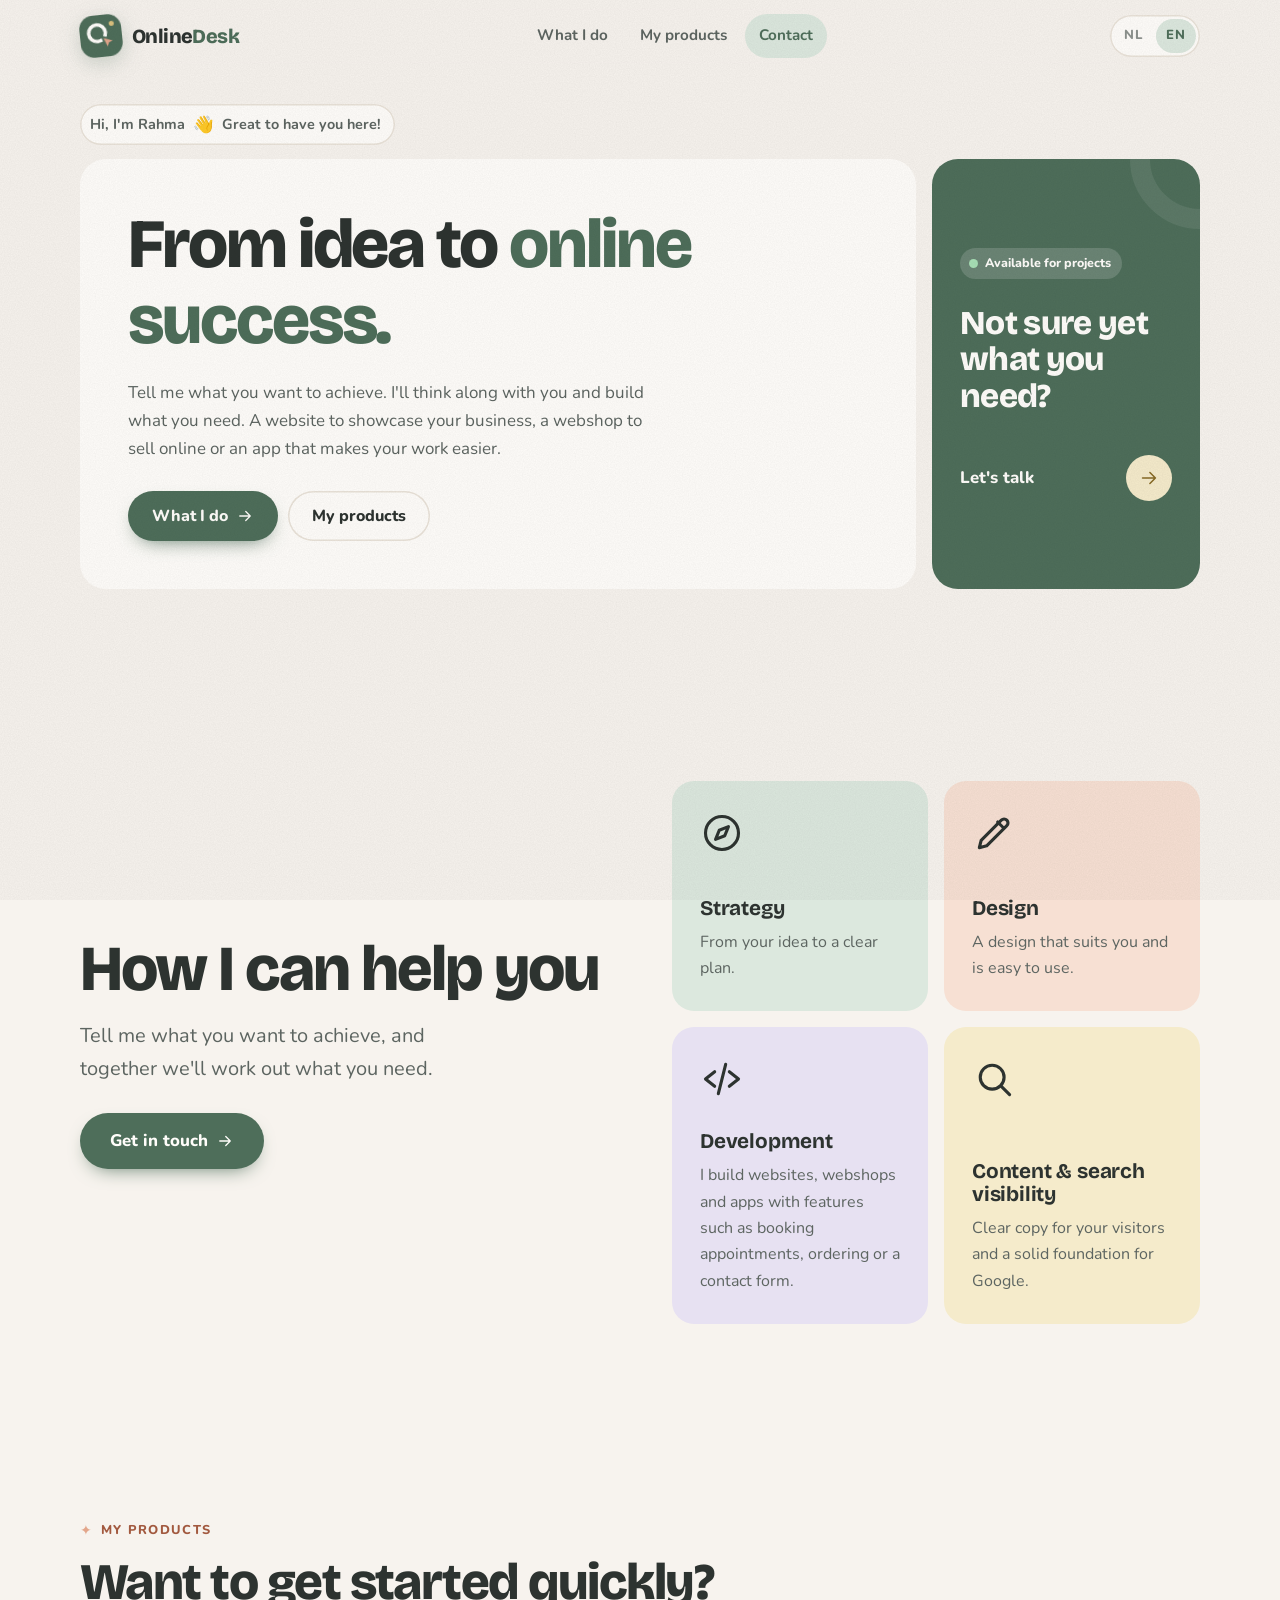
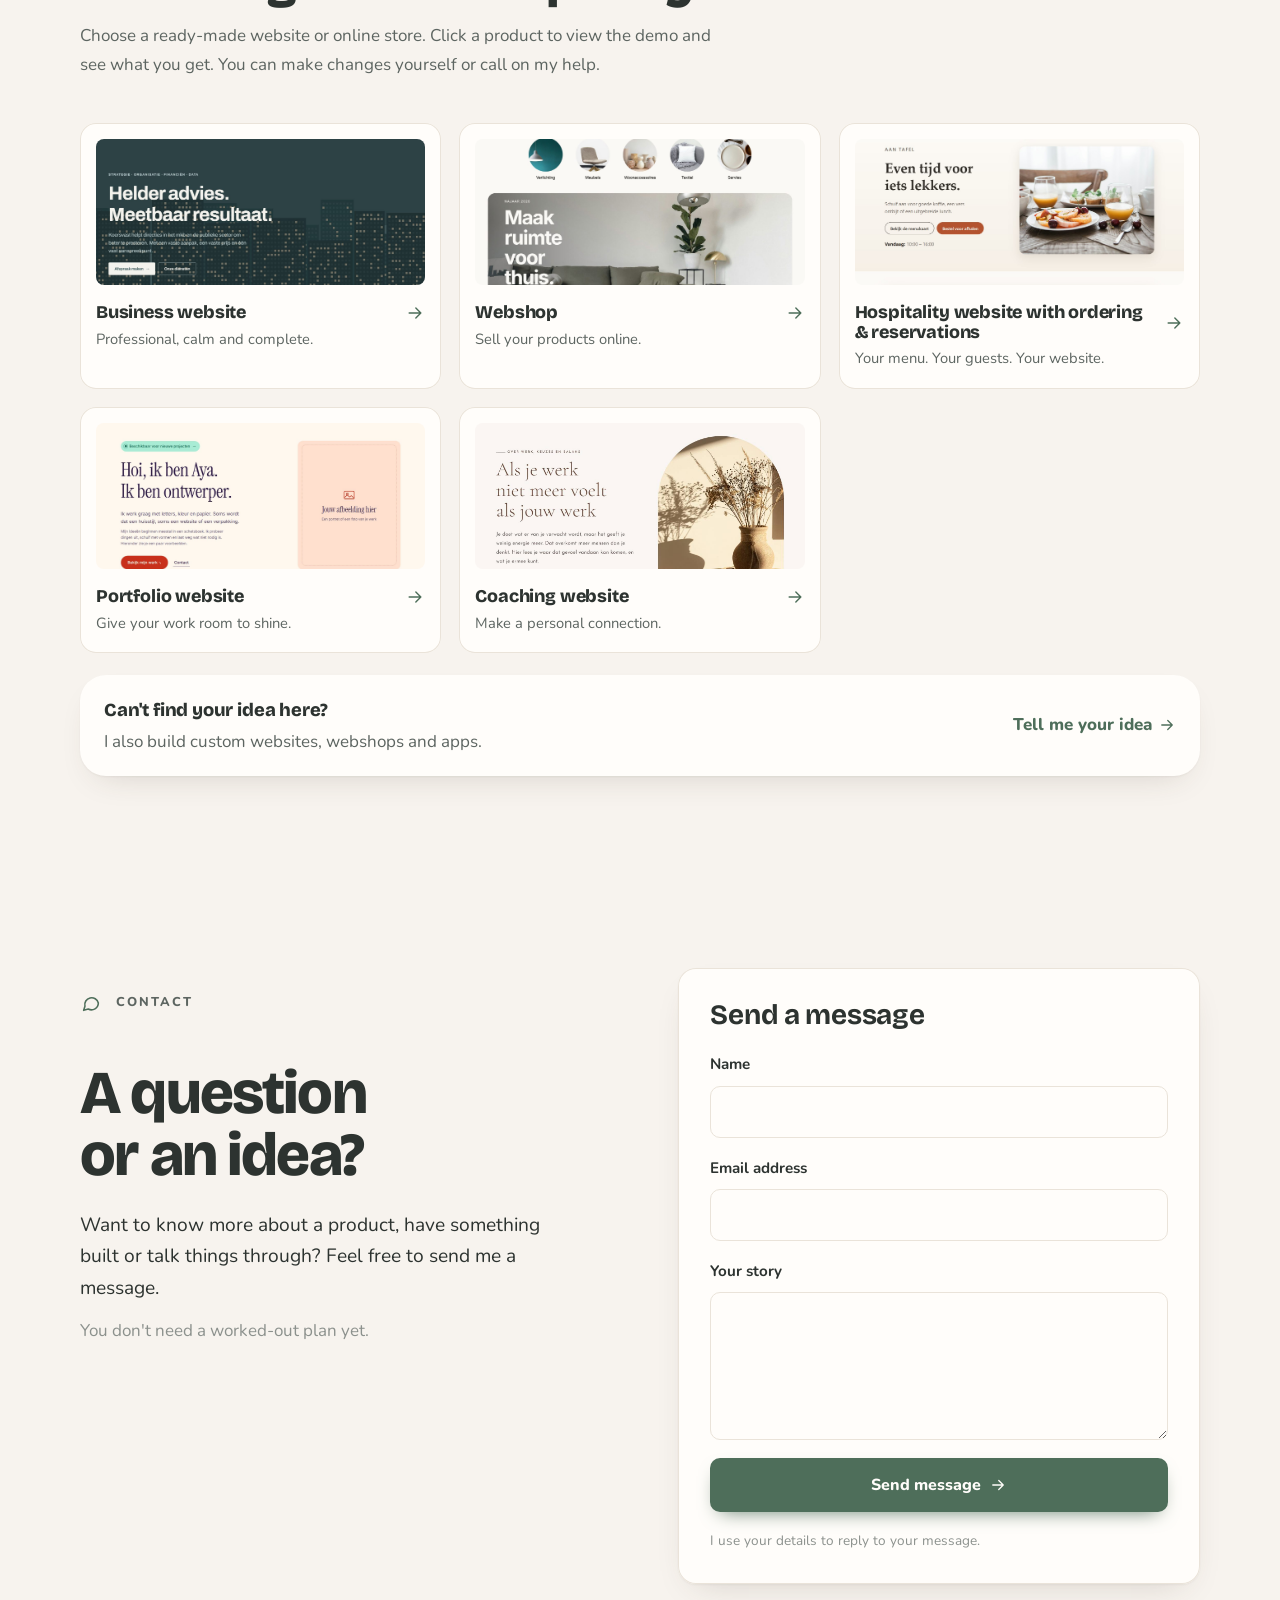
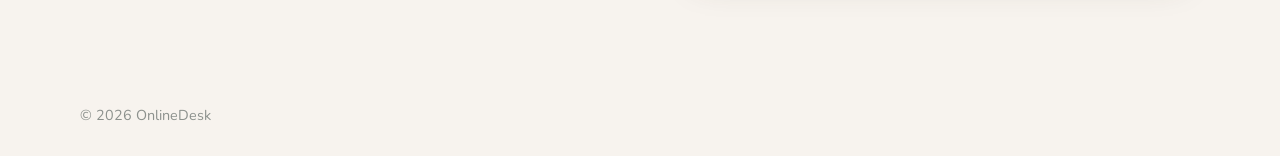
<file: index.html>
<!doctype html>
<html lang="nl">
<head>
  <meta charset="utf-8">
  <meta name="viewport" content="width=device-width, initial-scale=1, viewport-fit=cover">
  <title>OnlineDesk · Websites, webshops en apps</title>
  <meta name="description" content="Kant-en-klare websites en webshops, en websites, webshops en apps op maat. Van idee tot online succes: persoonlijk, met duidelijke prijzen en afspraken.">
  <!-- Openbare verkoopwebsite: mag in zoekmachines. -->
  <meta name="robots" content="index, follow">
  <!-- De site heeft een eigen NL/EN-knop; de vertaalbalk van de browser is dan niet nodig. -->
  <meta name="google" content="notranslate">
  <meta name="theme-color" content="#F7F3EE">
  <meta property="og:type" content="website">
  <meta property="og:title" content="OnlineDesk · Websites, webshops en apps">
  <meta property="og:description" content="Kant-en-klare websites en webshops, en websites, webshops en apps op maat. Van idee tot online succes.">
  <link rel="icon" href="data:image/svg+xml,%3Csvg xmlns='http://www.w3.org/2000/svg' viewBox='0 0 40 40'%3E%3Crect width='40' height='40' rx='13' fill='%234E6E5A'/%3E%3Ccircle cx='16.5' cy='17' r='8' fill='none' stroke='%23FFFDFA' stroke-width='3.4'/%3E%3Ccircle cx='31' cy='9' r='2.4' fill='%23DCC27E'/%3E%3Cpath d='M20.5 20.5 L33 25.4 L27.6 27.6 L25.4 33 Z' fill='%23E3A68B' stroke='%234E6E5A' stroke-width='1.8' stroke-linejoin='round'/%3E%3C/svg%3E">
  <link rel="preconnect" href="https://fonts.googleapis.com">
  <link rel="preconnect" href="https://fonts.gstatic.com" crossorigin>
  <link href="https://fonts.googleapis.com/css2?family=Bricolage+Grotesque:opsz,wght@12..96,500;12..96,700;12..96,800&family=Nunito:wght@400;600;700;800&display=swap" rel="stylesheet">
  <link rel="stylesheet" href="assets/css/style.css?v=20261108-pakket-kort">
</head>
<body>
  <!-- De pagina wordt opgebouwd uit assets/js/content.js (openbaar, niet versleuteld). -->
  <div id="app">
    <noscript>
      <main class="container section">
        <h1>OnlineDesk · Van idee tot online succes.</h1>
        <p>Websites, webshops en apps — kant-en-klaar of op maat. Zet JavaScript aan om het volledige aanbod te bekijken.</p>
      </main>
    </noscript>
  </div>

  <script src="assets/js/content.js?v=20261108-pakket-kort"></script>
  <script src="assets/js/site.js?v=20261108-pakket-kort"></script>
</body>
</html>
</file>
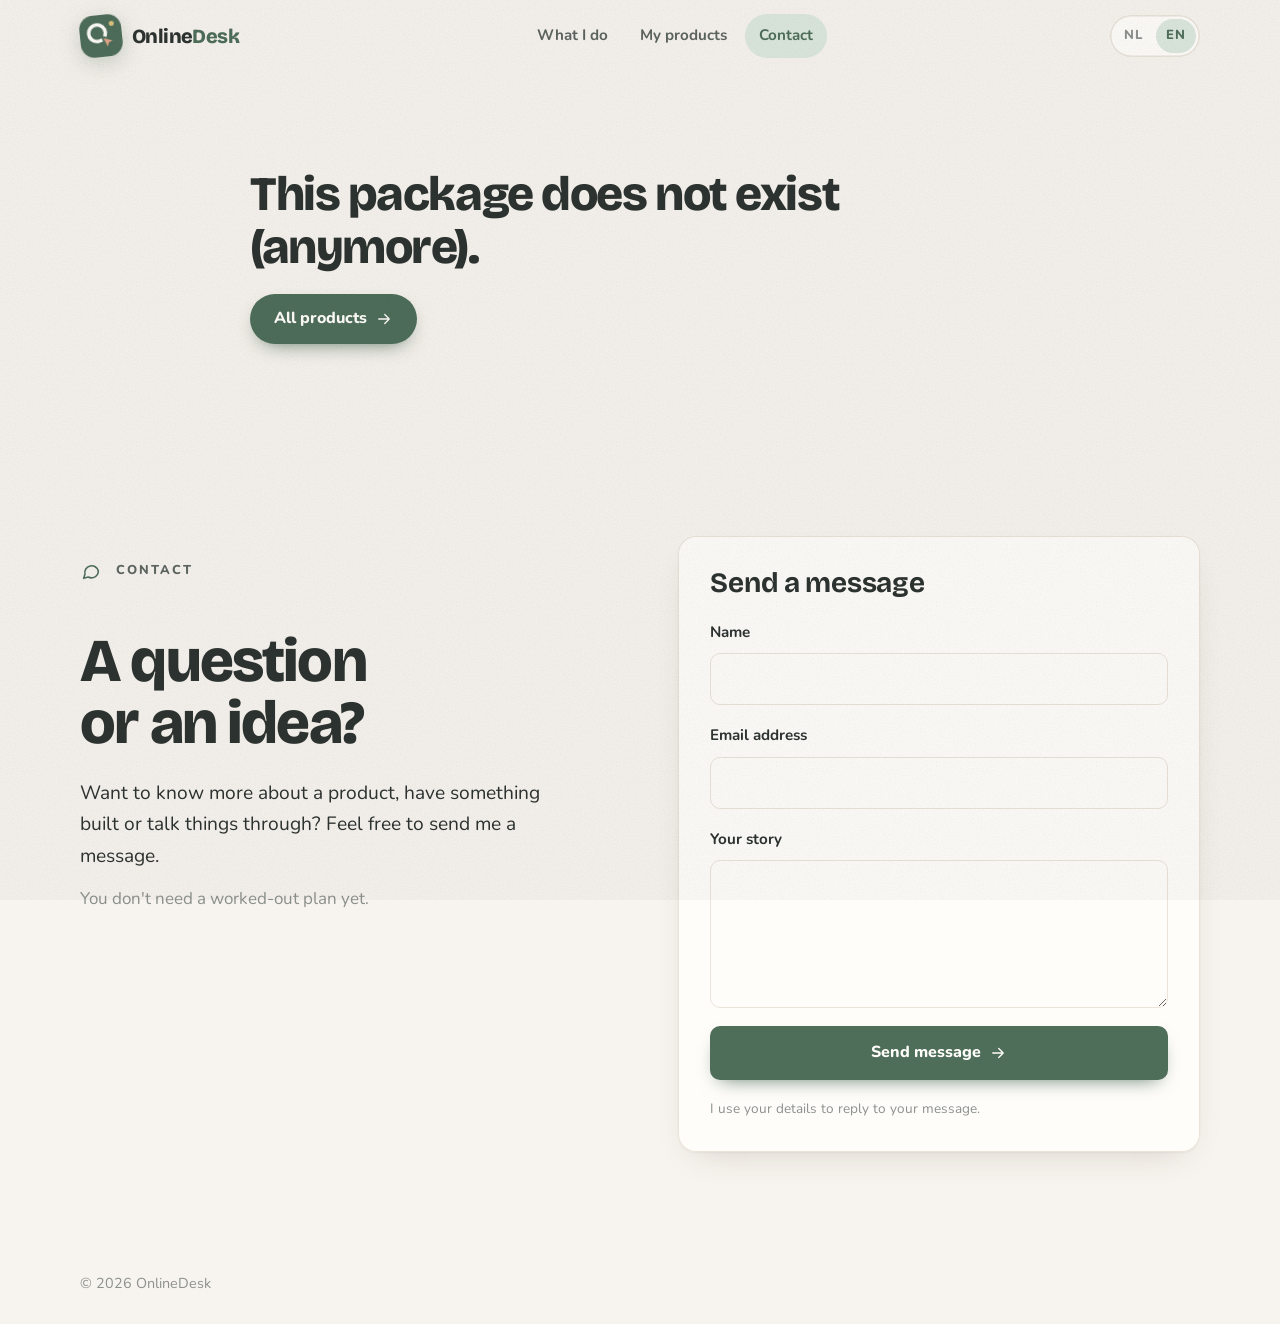
<file: pakket.html>
<!doctype html>
<html lang="nl">
<head>
  <meta charset="utf-8">
  <meta name="viewport" content="width=device-width, initial-scale=1, viewport-fit=cover">
  <!-- Detailpagina van één pakket: pakket.html?id=webshop enz. Titel en beschrijving worden per pakket ingevuld. -->
  <title>Pakket · OnlineDesk</title>
  <meta name="description" content="Details van een pakket van OnlineDesk: wat erin zit, wat het kost en wat je ontvangt.">
  <meta name="robots" content="index, follow">
  <meta name="google" content="notranslate">
  <meta name="theme-color" content="#F7F3EE">
  <link rel="icon" href="data:image/svg+xml,%3Csvg xmlns='http://www.w3.org/2000/svg' viewBox='0 0 40 40'%3E%3Crect width='40' height='40' rx='13' fill='%234E6E5A'/%3E%3Ccircle cx='16.5' cy='17' r='8' fill='none' stroke='%23FFFDFA' stroke-width='3.4'/%3E%3Ccircle cx='31' cy='9' r='2.4' fill='%23DCC27E'/%3E%3Cpath d='M20.5 20.5 L33 25.4 L27.6 27.6 L25.4 33 Z' fill='%23E3A68B' stroke='%234E6E5A' stroke-width='1.8' stroke-linejoin='round'/%3E%3C/svg%3E">
  <link rel="preconnect" href="https://fonts.googleapis.com">
  <link rel="preconnect" href="https://fonts.gstatic.com" crossorigin>
  <link href="https://fonts.googleapis.com/css2?family=Bricolage+Grotesque:opsz,wght@12..96,500;12..96,700;12..96,800&family=Nunito:wght@400;600;700;800&display=swap" rel="stylesheet">
  <link rel="stylesheet" href="assets/css/style.css?v=20261108-pakket-kort">
</head>
<body data-page="pakket">
  <div id="app">
    <noscript>
      <main class="container section">
        <h1>OnlineDesk</h1>
        <p>Zet JavaScript aan om de details van dit pakket te bekijken. <a href="./">Terug naar de homepage</a></p>
      </main>
    </noscript>
  </div>

  <script src="assets/js/content.js?v=20261108-pakket-kort"></script>
  <script src="assets/js/site.js?v=20261108-pakket-kort"></script>
</body>
</html>
</file>
<file: assets/css/style.css>
/* =========================================================
   Portfolio — vriendelijk, speels en mat
   Pas de kleuren hieronder aan om de hele site te veranderen.
   ========================================================= */

:root {
  --bg: #F7F3EE;
  --bg-2: #F1ECE5;
  --surface: #FFFDFA;
  --surface-2: #F6F1EA;
  --ink: #2D3330;
  --ink-2: #5D6561;
  --muted: #8C918D;
  --line: #EAE3D9;

  /* Zachte, matte pastels — elk met een lichte (soft) en donkere (deep) variant */
  --sage: #9DB8A4;  --sage-soft: #DCE8DE;  --sage-deep: #4E6E5A;
  --clay: #E3A68B;  --clay-soft: #F7E0D3;  --clay-deep: #A2593F;
  --sky:  #9CB8CC;  --sky-soft:  #DAE6EF;  --sky-deep:  #4A6A81;
  --lav:  #B2A6D4;  --lav-soft:  #E7E1F2;  --lav-deep:  #685D92;
  --sand: #DCC27E;  --sand-soft: #F5EBCB;  --sand-deep: #876A26;

  --primary: var(--sage-deep);
  --primary-ink: #FFFDFA;
  --error: #B0503C;
  --warn: #876A26;

  --radius: 26px;
  --radius-sm: 16px;
  --shadow: 0 1px 2px rgba(70, 55, 40, .05), 0 14px 34px -18px rgba(70, 55, 40, .22);
  --spring: cubic-bezier(.34, 1.56, .64, 1);

  --font-display: 'Bricolage Grotesque', 'Nunito', system-ui, sans-serif;
  --font-body: 'Nunito', system-ui, -apple-system, 'Segoe UI', sans-serif;
  color-scheme: light;
}

@media (prefers-color-scheme: dark) {
  :root:not([data-theme="light"]) {
    --bg: #1F2321; --bg-2: #232826; --surface: #2A2F2C; --surface-2: #303532;
    --ink: #EEE9E2; --ink-2: #C4C0B9; --muted: #969A95; --line: #3A403C;
    --sage-soft: #33443A; --sage-deep: #B4CDBB;
    --clay-soft: #4A3830; --clay-deep: #F0BCA5;
    --sky-soft: #2F3E49;  --sky-deep: #B4CCDD;
    --lav-soft: #3B3650;  --lav-deep: #CEC4EC;
    --sand-soft: #443C26; --sand-deep: #E8D49A;
    --primary: #9DB8A4; --primary-ink: #1A1F1C;
    --error: #EBA08F; --warn: #E8D49A;
    --shadow: 0 14px 34px -18px rgba(0, 0, 0, .6);
    color-scheme: dark;
  }
}
:root[data-theme="dark"] {
  --bg: #1F2321; --bg-2: #232826; --surface: #2A2F2C; --surface-2: #303532;
  --ink: #EEE9E2; --ink-2: #C4C0B9; --muted: #969A95; --line: #3A403C;
  --sage-soft: #33443A; --sage-deep: #B4CDBB;
  --clay-soft: #4A3830; --clay-deep: #F0BCA5;
  --sky-soft: #2F3E49;  --sky-deep: #B4CCDD;
  --lav-soft: #3B3650;  --lav-deep: #CEC4EC;
  --sand-soft: #443C26; --sand-deep: #E8D49A;
  --primary: #9DB8A4; --primary-ink: #1A1F1C;
  --error: #EBA08F; --warn: #E8D49A;
  color-scheme: dark;
}

/* ---------- Basis ---------- */

*, *::before, *::after { box-sizing: border-box; }
html { scroll-behavior: smooth; scroll-padding-top: 84px; -webkit-text-size-adjust: 100%; }
body {
  margin: 0;
  background: var(--bg);
  color: var(--ink);
  font: 400 17px/1.65 var(--font-body);
  -webkit-font-smoothing: antialiased;
  overflow-x: hidden;
}

/* Fijne korrel: geeft het matte, papierachtige gevoel. */
body::after {
  content: ''; position: fixed; inset: 0; z-index: 100; pointer-events: none; opacity: .06; mix-blend-mode: multiply;
  background-image: url("data:image/svg+xml,%3Csvg xmlns='http://www.w3.org/2000/svg' width='160' height='160'%3E%3Cfilter id='n'%3E%3CfeTurbulence type='fractalNoise' baseFrequency='.85' numOctaves='3' stitchTiles='stitch'/%3E%3CfeColorMatrix values='0 0 0 0 0 0 0 0 0 0 0 0 0 0 0 0 0 0 .9 0'/%3E%3C/filter%3E%3Crect width='100%25' height='100%25' filter='url(%23n)'/%3E%3C/svg%3E");
}
@media (prefers-color-scheme: dark) { :root:not([data-theme="light"]) body::after { mix-blend-mode: screen; opacity: .03; } }

img { max-width: 100%; display: block; }
a { color: inherit; }
h1, h2, h3 { margin: 0; line-height: 1.1; font-family: var(--font-display); }
h1, h2 { font-weight: 800; letter-spacing: -0.03em; }
h3 { font-weight: 700; font-size: 1.15rem; letter-spacing: -0.01em; }
p { margin: 0; }
button { font: inherit; color: inherit; }
[hidden] { display: none !important; }
.sr-only { position: absolute; width: 1px; height: 1px; overflow: hidden; clip: rect(0 0 0 0); white-space: nowrap; }
:focus-visible { outline: 3px solid color-mix(in srgb, var(--sage) 70%, transparent); outline-offset: 3px; border-radius: 10px; }

.container { width: min(1120px, 100% - 32px); margin-inline: auto; }
.container.narrow { width: min(780px, 100% - 32px); }
.icon { display: inline-flex; flex: none; }

.eyebrow {
  display: inline-flex; align-items: center; gap: 8px;
  font-size: .8rem; font-weight: 800; letter-spacing: .1em; text-transform: uppercase; color: var(--clay-deep);
}
.spark { display: inline-block; color: var(--clay); font-size: 1.1em; animation: twinkle 3.5s ease-in-out infinite; }
@keyframes twinkle { 50% { transform: rotate(90deg) scale(1.15); } }

/* ---------- Knoppen & chips ---------- */

.btn {
  display: inline-flex; align-items: center; justify-content: center; gap: 8px;
  min-height: 50px; padding: 0 24px; border-radius: 999px; border: 0;
  font-weight: 800; font-size: 1rem; text-decoration: none; cursor: pointer;
  transition: transform .35s var(--spring), background-color .2s ease, box-shadow .2s ease;
}
.btn:hover { transform: translateY(-2px) scale(1.03); }
.btn:active { transform: scale(.97); }
.btn .icon { transition: transform .35s var(--spring); }
.btn:hover .icon { transform: translateX(3px); }
.btn-primary { background: var(--primary); color: var(--primary-ink); box-shadow: 0 8px 20px -10px var(--primary); }
.btn-ghost { background: var(--surface); color: var(--ink); box-shadow: inset 0 0 0 1.5px var(--line); }
.btn-light { background: var(--ink); color: var(--bg); }
.btn-block { width: 100%; }

.chip {
  display: inline-flex; align-items: center; gap: 8px; width: fit-content;
  padding: 7px 14px 7px 10px; border-radius: 999px;
  font-size: .9rem; font-weight: 700; background: var(--surface-2); color: var(--ink-2);
}
.chip-on { background: color-mix(in srgb, var(--surface) 80%, transparent); color: var(--tone-deep); padding: 5px 12px; font-size: .82rem; }
.wave { display: inline-block; font-size: 1.15em; transform-origin: 70% 75%; animation: wave 2.2s ease-in-out .6s 2; }
.chip:hover .wave { animation: wave 1.2s ease-in-out; }
@keyframes wave {
  0%, 60%, 100% { transform: rotate(0); }
  10%, 30% { transform: rotate(16deg); }
  20% { transform: rotate(-8deg); }
  40% { transform: rotate(-4deg); }
  50% { transform: rotate(10deg); }
}
.dot { width: 9px; height: 9px; border-radius: 50%; background: #74B98A; flex: none; box-shadow: 0 0 0 4px color-mix(in srgb, #74B98A 22%, transparent); }

.icon-btn {
  display: inline-grid; place-items: center; width: 44px; height: 44px;
  border-radius: 14px; border: 0; background: var(--surface); cursor: pointer;
  box-shadow: inset 0 0 0 1.5px var(--line); transition: transform .3s var(--spring);
}
.icon-btn:hover { transform: rotate(-6deg) scale(1.05); }

/* Toonkleuren per tegel of kaart */
.tone-sage { --tone: var(--sage); --tone-soft: var(--sage-soft); --tone-deep: var(--sage-deep); }
.tone-clay { --tone: var(--clay); --tone-soft: var(--clay-soft); --tone-deep: var(--clay-deep); }
.tone-sky  { --tone: var(--sky);  --tone-soft: var(--sky-soft);  --tone-deep: var(--sky-deep); }
.tone-lav  { --tone: var(--lav);  --tone-soft: var(--lav-soft);  --tone-deep: var(--lav-deep); }
.tone-sand { --tone: var(--sand); --tone-soft: var(--sand-soft); --tone-deep: var(--sand-deep); }

/* =========================================================
   Toegangsscherm
   ========================================================= */

.lock {
  position: relative; min-height: 100vh; min-height: 100dvh;
  display: grid; place-items: center; padding: 24px 16px; overflow: hidden; isolation: isolate;
}
.blob { position: absolute; z-index: -1; border-radius: 50%; filter: blur(70px); opacity: .9; }
.blob-1 { width: 440px; height: 440px; background: var(--sage-soft); top: -140px; left: -120px; animation: float 30s ease-in-out infinite alternate; }
.blob-2 { width: 400px; height: 400px; background: var(--clay-soft); bottom: -140px; right: -100px; animation: float 36s ease-in-out infinite alternate-reverse; }
.blob-3 { width: 280px; height: 280px; background: var(--lav-soft); top: 50%; left: 62%; animation: float 42s ease-in-out infinite alternate; }
@keyframes float { to { transform: translate(50px, 36px) scale(1.08); } }

.lock-card {
  width: min(410px, 100%);
  background: var(--surface); border-radius: 32px;
  padding: 44px 32px 32px; text-align: center; box-shadow: var(--shadow);
  animation: pop .7s var(--spring) both;
}
@keyframes pop { from { opacity: 0; transform: translateY(18px) scale(.96); } }
.lock-badge {
  width: 64px; height: 64px; margin: 0 auto 18px; display: grid; place-items: center;
  border-radius: 22px; background: var(--clay-soft); color: var(--clay-deep);
  transform: rotate(-6deg); transition: transform .4s var(--spring);
}
.lock-card:hover .lock-badge { transform: rotate(6deg) scale(1.05); }
.lock-logo { display: flex; width: fit-content; margin: 0 auto 18px; transform: rotate(-6deg); transition: transform .45s var(--spring); }
.lock-logo svg { display: block; filter: drop-shadow(0 10px 16px rgba(78, 110, 90, .28)); }
.lock-card:hover .lock-logo { transform: rotate(0deg) scale(1.05); }
.lock-card:hover .logo-pointer { animation: click .5s ease; }
.lock-title { font-size: clamp(2rem, 7vw, 2.5rem); margin: 8px 0 12px; }
.lock-text { color: var(--ink-2); font-size: .98rem; margin-bottom: 24px; }

.code-field { position: relative; margin-bottom: 12px; }
.code-field input {
  width: 100%; height: 56px; padding: 0 54px 0 20px;
  border-radius: 18px; border: 2px solid var(--line); background: var(--surface-2);
  color: var(--ink); font: 800 1.1rem/1 var(--font-body); letter-spacing: .12em; text-align: center;
  transition: border-color .2s, box-shadow .2s, background-color .2s;
}
.code-field input::placeholder { letter-spacing: .04em; font-weight: 600; color: var(--muted); }
.code-field input:focus { outline: none; border-color: var(--sage); background: var(--surface); box-shadow: 0 0 0 5px color-mix(in srgb, var(--sage) 22%, transparent); }
.eye {
  position: absolute; right: 8px; top: 8px; width: 40px; height: 40px;
  display: grid; place-items: center; border: 0; border-radius: 12px; background: transparent; color: var(--muted); cursor: pointer;
}
.eye:hover, .eye[aria-pressed="true"] { color: var(--sage-deep); background: var(--sage-soft); }

.spinner {
  display: none; width: 18px; height: 18px; border-radius: 50%;
  border: 2.5px solid color-mix(in srgb, var(--primary-ink) 35%, transparent); border-top-color: var(--primary-ink);
  animation: spin .8s linear infinite;
}
.busy .spinner { display: inline-block; }
@keyframes spin { to { transform: rotate(360deg); } }

.lock-msg { min-height: 1.5em; margin-top: 14px; font-size: .92rem; font-weight: 700; }
.lock-msg.is-error { color: var(--error); }
.lock-msg.is-warn { color: var(--warn); }
.lock-foot { margin-top: 8px; font-size: .9rem; color: var(--muted); }
.lock-foot a { color: var(--sage-deep); font-weight: 700; text-underline-offset: 3px; }

.shake { animation: shake .45s ease; }
@keyframes shake {
  20%, 60% { transform: translateX(-8px) rotate(-1deg); }
  40%, 80% { transform: translateX(8px) rotate(1deg); }
}

/* =========================================================
   Header & navigatie
   ========================================================= */

.site-header {
  position: sticky; top: 0; z-index: 50;
  background: color-mix(in srgb, var(--bg) 85%, transparent);
  backdrop-filter: blur(14px); -webkit-backdrop-filter: blur(14px);
  transition: box-shadow .3s;
}
.site-header.scrolled { box-shadow: 0 1px 0 var(--line); }
.header-inner { display: flex; align-items: center; justify-content: space-between; gap: 16px; height: 72px; }
.brand { display: inline-flex; align-items: center; gap: 10px; text-decoration: none; font-weight: 800; }
/* Logo */
.brand-mark { display: inline-flex; transform: rotate(-6deg); transition: transform .45s var(--spring); }
.brand-mark svg { display: block; filter: drop-shadow(0 6px 10px rgba(78, 110, 90, .25)); }
.brand:hover .brand-mark { transform: rotate(0deg) scale(1.06); }
.logo-pointer { transform-box: fill-box; transform-origin: 0 0; transition: transform .35s var(--spring); }
.brand:hover .logo-pointer { animation: click .5s ease; }
@keyframes click { 40% { transform: translate(-1.5px, -1.5px) scale(.85); } }
.logo-spark { transform-box: fill-box; transform-origin: center; animation: twinkle 3.5s ease-in-out infinite; }
.brand-name { font-family: var(--font-display); font-weight: 800; font-size: 1.25rem; letter-spacing: -0.03em; }
.brand-accent { color: var(--sage-deep); }
.nav { display: flex; align-items: center; gap: 4px; }
.nav-link {
  display: inline-flex; align-items: center; gap: 6px;
  padding: 9px 14px; border-radius: 999px; border: 0; background: none;
  font-weight: 700; font-size: .95rem; color: var(--ink-2); text-decoration: none; cursor: pointer;
  transition: background-color .2s, color .2s;
}
.nav-link:hover { color: var(--ink); background: var(--surface); }
.nav-link.active { background: var(--sage-soft); color: var(--sage-deep); }
.logout { margin-left: 8px; color: var(--muted); }
.nav-toggle { display: none; }
.header-tools { display: flex; align-items: center; gap: 8px; }

/* Taalkeuze NL / EN */
.lang-switch {
  display: inline-flex; padding: 4px; gap: 2px; border-radius: 999px;
  background: var(--surface); box-shadow: inset 0 0 0 1.5px var(--line);
}
.lang-switch button {
  min-width: 40px; height: 34px; padding: 0 10px; border: 0; border-radius: 999px; cursor: pointer;
  background: transparent; color: var(--muted); font-weight: 800; font-size: .82rem; letter-spacing: .04em;
  transition: background-color .25s ease, color .25s ease, transform .3s var(--spring);
}
.lang-switch button:hover { color: var(--ink); }
.lang-switch button.active { background: var(--sage-soft); color: var(--sage-deep); }
.lock-lang { position: absolute; top: max(16px, env(safe-area-inset-top)); right: 16px; }

/* =========================================================
   Hero — bento-tegels
   ========================================================= */

.hero { padding: clamp(16px, 3vw, 32px) 0 clamp(56px, 8vw, 96px); }
.bento {
  display: grid; grid-template-columns: repeat(4, 1fr); gap: 16px;
}
.tile {
  position: relative; border-radius: var(--radius); padding: 24px;
  background: var(--tone-soft, var(--surface)); color: var(--ink);
  display: flex; flex-direction: column; gap: 6px; overflow: hidden; text-decoration: none;
  transition: transform .5s var(--spring), box-shadow .3s ease;
}
.tile:hover { transform: translateY(-4px) rotate(-.6deg); box-shadow: var(--shadow); }
.tile:nth-child(even):hover { transform: translateY(-4px) rotate(.6deg); }

.tile-intro {
  grid-column: 1 / 4; padding: clamp(28px, 4vw, 48px);
  background: var(--surface); gap: 0; justify-content: center;
}
.tile-intro:hover { transform: none; box-shadow: none; }
.tile-intro .chip { margin-bottom: 24px; }
/* Begroeting boven de introductietegels */
.hero-greeting { margin-bottom: 14px; }
.hero-greeting .chip { background: var(--surface); box-shadow: inset 0 0 0 1.5px var(--line); }
.hero-title { font-size: clamp(2.4rem, 5.4vw, 4.4rem); margin-bottom: 20px; max-width: 14ch; }
/* Accentwoorden: alleen in de groene accentkleur */
.squiggle { color: var(--sage-deep); }
.hero-sub { font-family: var(--font-display); font-weight: 500; font-size: clamp(1.05rem, 1.9vw, 1.3rem); line-height: 1.35; letter-spacing: -0.01em; color: var(--ink); max-width: 34ch; text-wrap: balance; margin: -8px 0 24px; }
.hero-intro { color: var(--ink-2); max-width: 54ch; font-size: 1.06rem; }
.hero-actions { display: flex; flex-wrap: wrap; gap: 10px; margin-top: 28px; }

/* Beschikbaarheid-tegel */
.tile-cta { background: var(--primary); color: var(--primary-ink); min-height: 150px; padding: 28px; gap: 10px; }
.status-pill {
  display: inline-flex; align-items: center; gap: 7px; width: fit-content; margin-bottom: 18px; white-space: nowrap;
  padding: 5px 11px 5px 9px; border-radius: 999px; font-size: .78rem; font-weight: 800;
  background: rgba(255, 253, 250, .16);
}
.tile-cta .dot { background: #A8E0B6; box-shadow: 0 0 0 0 rgba(168, 224, 182, .6); animation: ping 2.2s ease-out infinite; }
@keyframes ping { 70%, 100% { box-shadow: 0 0 0 8px rgba(168, 224, 182, 0); } }
.cta-title { font-family: var(--font-display); font-weight: 800; font-size: clamp(1.4rem, 2.4vw, 1.9rem); line-height: 1.1; letter-spacing: -0.02em; }
.cta-text { font-size: .95rem; opacity: .85; }
.cta-link {
  margin-top: auto; padding-top: 14px; display: flex; align-items: center; justify-content: space-between; gap: 12px;
  font-weight: 800; font-size: 1.05rem;
}
.cta-link .cta-arrow { flex: none; width: 46px; height: 46px; }

.tile-cta.is-off { background: var(--clay-soft); color: var(--ink); }
.tile-cta.is-off .status-pill { background: var(--surface); color: var(--clay-deep); }
.tile-cta.is-off .dot { background: var(--clay); animation: none; box-shadow: none; }
.tile-cta.is-off .cta-arrow { background: var(--surface); color: var(--clay-deep); }
.cta-arrow {
  align-self: flex-end; width: 48px; height: 48px; border-radius: 50%; display: grid; place-items: center;
  background: var(--sand-soft); color: var(--sand-deep); transition: transform .5s var(--spring);
}
.tile-cta:hover .cta-arrow { transform: rotate(-45deg) scale(1.1); }
/* Inhoud als één groep in het midden; een zachte ring rechtsboven vult de lege hoek. */
.tile-cta { justify-content: center; gap: 0; isolation: isolate; }
.tile-cta .cta-title { font-size: clamp(1.6rem, 2.6vw, 2.2rem); }
.tile-cta .status-pill { margin-bottom: 26px; }
.tile-cta .cta-link { margin-top: 40px; padding-top: 0; }
.tile-cta::before {
  content: ''; position: absolute; z-index: -1; top: -70px; right: -70px; width: 140px; height: 140px;
  border-radius: 50%; border: 20px solid color-mix(in srgb, currentColor 8%, transparent);
  pointer-events: none; transition: transform .8s var(--spring);
}
.tile-cta:hover::before { transform: scale(1.08); }

/* =========================================================
   Secties
   ========================================================= */

.section { padding: clamp(56px, 8vw, 96px) 0; }
.section-head { max-width: 640px; margin-bottom: clamp(28px, 4vw, 44px); }
.section-head h2 { font-size: clamp(2rem, 4.6vw, 3.2rem); margin-top: 10px; }
.section-text { color: var(--ink-2); margin-top: 12px; }

/* Over mij */
.about-grid { display: grid; grid-template-columns: 1fr 1.25fr; gap: clamp(28px, 5vw, 56px); align-items: start; }
.about-text { display: grid; gap: 16px; color: var(--ink-2); font-size: 1.05rem; }
.about-text p:first-child { color: var(--ink); font-size: 1.2rem; font-weight: 700; line-height: 1.5; }
.services { display: grid; grid-template-columns: repeat(2, 1fr); gap: 14px; }
.service {
  padding: 24px; border-radius: var(--radius); background: var(--tone-soft);
  transition: transform .5s var(--spring);
}
.service:hover { transform: translateY(-4px) rotate(-.8deg); }
.service:nth-child(even):hover { transform: translateY(-4px) rotate(.8deg); }
/* Bij een oneven aantal kaarten loopt de laatste over de volle breedte */
.service:last-child:nth-child(odd) { grid-column: 1 / -1; display: grid; grid-template-columns: auto 1fr; column-gap: 18px; align-items: center; }
.service:last-child:nth-child(odd) .service-icon { grid-row: span 2; }
.service:last-child:nth-child(odd) h3 { margin-top: 0; }
.service h3 { margin: 16px 0 6px; }
.service p { color: var(--ink-2); font-size: .95rem; }
.service-icon {
  width: 50px; height: 50px; display: grid; place-items: center; border-radius: 16px;
  background: var(--surface); color: var(--tone-deep, var(--sage-deep));
}

/* Producten */
.product-grid { display: grid; grid-template-columns: repeat(auto-fit, minmax(300px, 1fr)); gap: 18px; }
.product {
  position: relative; display: flex; flex-direction: column;
  border-radius: var(--radius); background: var(--surface); overflow: hidden;
  transition: transform .5s var(--spring), box-shadow .3s ease;
}
.product:hover { transform: translateY(-6px) rotate(-.5deg); box-shadow: var(--shadow); }
.product:nth-child(even):hover { transform: translateY(-6px) rotate(.5deg); }
.product-visual {
  position: relative; height: 170px; display: grid; place-items: center;
  background: var(--tone-soft); color: var(--tone-deep); overflow: hidden;
}
.product-visual::before, .product-visual::after {
  content: ''; position: absolute; border-radius: 50%; background: color-mix(in srgb, var(--surface) 45%, transparent);
  transition: transform .8s var(--spring);
}
.product-visual::before { width: 150px; height: 150px; right: -40px; top: -50px; }
.product-visual::after { width: 90px; height: 90px; left: 24px; bottom: -40px; }
.product:hover .product-visual::before { transform: translate(-14px, 10px) scale(1.15); }
.product:hover .product-visual::after { transform: translate(10px, -8px) scale(1.2); }
.project-icon {
  position: relative; z-index: 1; display: grid; place-items: center; width: 80px; height: 80px; border-radius: 26px;
  background: var(--surface); color: var(--tone-deep, var(--sage-deep)); box-shadow: var(--shadow);
  transform: rotate(-6deg); transition: transform .5s var(--spring);
}
.product:hover .project-icon { transform: rotate(6deg) scale(1.08); }
.product-visual .chip { position: absolute; z-index: 1; top: 14px; left: 14px; }
.product-body { display: flex; flex-direction: column; gap: 14px; padding: 24px 24px 26px; flex: 1; }
.product-body h3 { font-size: 1.5rem; letter-spacing: -0.02em; }
.product-text { color: var(--ink-2); margin-top: -6px; }
.product-price { font-family: var(--font-display); font-weight: 800; font-size: 2rem; letter-spacing: -0.03em; line-height: 1; color: var(--tone-deep); }
.product-price small { font-family: var(--font-body); font-size: .85rem; font-weight: 700; letter-spacing: 0; color: var(--muted); }
.product-meta { display: inline-flex; align-items: center; gap: 6px; font-size: .9rem; font-weight: 700; color: var(--muted); }
.product .btn { margin-top: auto; }

/* Openbare productkaarten: screenshot of gemarkeerde voorbeeldafbeelding */
.product-visual:has(.product-shot) { height: auto; padding: 26px 26px 0; place-items: end center; }
.product-shot { position: relative; z-index: 1; width: 100%; border-radius: 16px 16px 0 0; overflow: hidden; box-shadow: var(--shadow); background: var(--surface); }
.product-shot img { width: 100%; aspect-ratio: 16 / 10; object-fit: cover; object-position: top; }
.mock { aspect-ratio: 16 / 10; display: flex; flex-direction: column; }
.mock-bar { display: flex; gap: 6px; padding: 10px 12px; background: var(--surface-2); }
.mock-bar i { width: 9px; height: 9px; border-radius: 50%; background: var(--line); }
.mock-body { flex: 1; padding: 14px; display: grid; gap: 10px; }
.mock-folio { grid-template-columns: repeat(3, 1fr); grid-template-rows: auto 1fr; }
.mock-hero { grid-column: 1 / -1; display: grid; gap: 6px; padding: 6px 0 4px; }
.mock-hero span { height: 10px; width: 60%; border-radius: 99px; background: var(--tone-soft); }
.mock-hero span + span { width: 38%; opacity: .7; }
.mock-tile { border-radius: 10px; background: var(--tone-soft); }
.mock-shop { grid-template-columns: repeat(3, 1fr); }
.mock-card { display: flex; flex-direction: column; gap: 6px; }
.mock-card b { flex: 1; border-radius: 10px; background: var(--tone-soft); }
.mock-card span { height: 7px; width: 80%; border-radius: 99px; background: var(--line); }
.mock-card em { height: 9px; width: 45%; border-radius: 99px; background: var(--tone); opacity: .6; }
.sample-badge {
  position: absolute; right: 10px; bottom: 10px; padding: 5px 11px; border-radius: 999px;
  font-size: .75rem; font-weight: 800; background: var(--ink); color: var(--bg); opacity: .85;
}
.product-head { display: flex; align-items: center; gap: 14px; }
.product-head .project-icon { width: 52px; height: 52px; border-radius: 17px; flex: none; transform: rotate(-6deg); background: var(--tone-soft); box-shadow: none; }
.product-facts { display: flex; flex-wrap: wrap; align-items: baseline; justify-content: space-between; gap: 8px 16px; }
.feature-tags { display: flex; flex-wrap: wrap; gap: 6px; list-style: none; margin: 0; padding: 0; }
.feature-tags li { padding: 5px 12px; border-radius: 999px; font-size: .85rem; font-weight: 700; background: var(--tone-soft); color: var(--tone-deep); }
.detail-group h4 { margin: 0 0 8px; font-size: .78rem; font-weight: 800; letter-spacing: .08em; text-transform: uppercase; color: var(--muted); }
.more { border-radius: 16px; background: var(--surface-2); padding: 4px 16px; }
.more[open] { padding-bottom: 16px; }
.more summary { cursor: pointer; padding: 10px 0; font-weight: 800; font-size: .92rem; color: var(--ink-2); list-style-position: inside; }
.more .detail-group { margin-top: 12px; }
.product-actions { display: flex; flex-wrap: wrap; gap: 10px; margin-top: auto; padding-top: 4px; }
.product-actions .btn { flex: 1 1 auto; margin-top: 0; }
.mail-note { display: flex; align-items: center; justify-content: center; gap: 8px; margin-top: 22px; font-size: .9rem; font-weight: 600; color: var(--muted); text-align: center; }

/* Pakketkaarten op de homepage: rustig, met een schets, titel, korte zin en pijl */
.package-grid { display: grid; grid-template-columns: repeat(3, 1fr); gap: 18px; }
.pcard {
  --wire-bg: color-mix(in srgb, var(--sage-soft) 45%, var(--surface));
  --wire-panel: color-mix(in srgb, var(--sage-soft) 85%, var(--line));
  --wire-block: color-mix(in srgb, var(--sage) 32%, var(--surface));
  --wire-shape: color-mix(in srgb, var(--sage) 62%, var(--surface));
  display: flex; flex-direction: column; gap: 4px; padding: 16px 16px 18px;
  border-radius: 16px; background: var(--surface); box-shadow: inset 0 0 0 1px var(--line);
  text-decoration: none; color: var(--ink); transition: box-shadow .3s ease, transform .4s var(--spring);
}
.pcard:hover { box-shadow: inset 0 0 0 1px color-mix(in srgb, var(--sage) 55%, var(--line)), var(--shadow); transform: translateY(-2px); }
.wire { position: relative; aspect-ratio: 2.25 / 1; margin-bottom: 14px; border-radius: 8px; background: var(--wire-bg); overflow: hidden; }
.wire.has-image img { width: 100%; height: 100%; object-fit: cover; }
.wire i { position: absolute; display: block; }
.wire .w-b { background: var(--wire-block); border-radius: 2px; }
.wire .w-l { height: 5%; min-height: 4px; background: var(--wire-block); border-radius: 2px; }
.wire .w-p { background: var(--wire-panel); }
.wire .w-c { aspect-ratio: 1; border-radius: 50%; background: var(--wire-shape); }
.wire .w-a { border-radius: 999px 999px 0 0; background: var(--wire-shape); }
.wire .w-h { border-radius: 999px 0 0 999px; background: var(--wire-shape); }
.pcard-row { display: flex; align-items: center; justify-content: space-between; gap: 12px; }
.pcard h3 { font-size: 1.12rem; font-weight: 800; }
.pcard-arrow { display: inline-flex; color: var(--sage-deep); transition: transform .3s var(--spring); }
.pcard:hover .pcard-arrow { transform: translateX(4px); }
.pcard-text { font-size: .92rem; color: var(--ink-2); }
.product-price.is-tbd { font-size: 1.1rem; color: var(--muted); }
.product-price.is-quote { font-size: 1.45rem; }

/* Rustige uitnodiging voor maatwerk onder de pakketten */
.invite {
  display: flex; align-items: center; justify-content: space-between; gap: 16px 24px; flex-wrap: wrap;
  margin-top: 22px; padding: 20px 24px; border-radius: var(--radius);
  background: var(--surface); box-shadow: var(--shadow); text-decoration: none;
  transition: background-color .25s ease;
}
.invite:hover { background: var(--sage-soft); }
.invite-text { display: grid; gap: 2px; }
.invite-text strong { font-family: var(--font-display); font-weight: 800; font-size: 1.15rem; letter-spacing: -0.01em; }
.invite-text span { color: var(--ink-2); }
.invite-link { display: inline-flex; align-items: center; gap: 6px; font-weight: 800; color: var(--sage-deep); white-space: nowrap; }
.invite-link .icon { transition: transform .3s var(--spring); }
.invite:hover .invite-link .icon { transform: translateX(4px); }
.type-audience { font-size: .88rem; font-weight: 700; color: var(--tone-deep); }

/* Detailpagina van een pakket */
.detail { padding-top: clamp(24px, 4vw, 40px); }
.back-link { display: inline-flex; align-items: center; gap: 6px; margin-bottom: 20px; font-weight: 800; color: var(--ink-2); text-decoration: none; }
.back-link:hover { color: var(--ink); }
.detail-hero { display: grid; grid-template-columns: 1.1fr 1fr; gap: clamp(24px, 4vw, 48px); align-items: center; padding: clamp(20px, 3vw, 32px); border-radius: 32px; background: var(--surface); }
.detail-visual { position: relative; padding: 22px 22px 0; border-radius: 22px; background: var(--tone-soft); overflow: hidden; }
.detail-visual .chip { position: absolute; z-index: 2; top: 14px; left: 14px; }
.detail-copy { display: flex; flex-direction: column; gap: 14px; }
.detail-title { font-size: clamp(2rem, 4.5vw, 3rem); }
.detail-copy .project-icon { width: 54px; height: 54px; border-radius: 18px; background: var(--tone-soft); box-shadow: none; }
.mail-note.is-left { justify-content: flex-start; text-align: left; margin-top: 0; }
.detail-grid { display: grid; grid-template-columns: repeat(3, 1fr); gap: 16px; margin-top: 20px; }
.detail-card { padding: 22px; border-radius: var(--radius); background: var(--surface); }
.detail-card h3 { margin-bottom: 12px; font-size: 1.05rem; }
.detail-card:nth-child(1), .detail-card:nth-child(2) { background: var(--tone-soft); }
.detail-pending { display: flex; align-items: center; gap: 14px; margin-top: 20px; padding: 22px 24px; border-radius: var(--radius); background: var(--tone-soft); color: var(--ink-2); font-weight: 700; }
.detail-pending .icon { color: var(--tone-deep); }

/* Geschikt voor */
.suited { display: flex; flex-wrap: wrap; align-items: center; gap: 8px 12px; margin: 4px 0 18px; }
.suited-label { display: inline-flex; align-items: center; gap: 6px; font-size: .85rem; font-weight: 800; color: var(--tone-deep); }
.suited-list { list-style: none; margin: 0; padding: 0; display: flex; flex-wrap: wrap; gap: 6px; }
.suited-list li { padding: 4px 12px; border-radius: 999px; background: var(--surface); box-shadow: inset 0 0 0 1px var(--line); font-size: .85rem; font-weight: 700; color: var(--ink-2); }

/* Zo ziet het eruit: scrollbare preview in browser- en telefoonkader */
.preview { margin-top: clamp(48px, 7vw, 80px); }
.preview-head, .parts > h2, .steps > h2 { margin-bottom: 18px; }
.preview-head { display: block; }
.preview h2, .parts h2, .steps h2 { font-size: clamp(1.5rem, 2.8vw, 2rem); }
.preview-head p { color: var(--ink-2); margin-top: 4px; }
.preview-stage { display: grid; grid-template-columns: 1fr 250px; gap: clamp(16px, 3vw, 32px); align-items: end; padding: clamp(18px, 3vw, 32px); border-radius: var(--radius); background: var(--tone-soft); }
.preview-stage figure { margin: 0; }
.preview-stage figcaption { margin-top: 10px; text-align: center; font-size: .8rem; font-weight: 800; color: var(--tone-deep); letter-spacing: .04em; text-transform: uppercase; }
.browser { border-radius: 12px; overflow: hidden; background: var(--surface); box-shadow: 0 18px 40px -26px rgba(40, 40, 30, .45); }
.browser figcaption { padding-bottom: 10px; }
.browser-bar { display: flex; align-items: center; gap: 6px; padding: 10px 14px; background: var(--surface-2); border-bottom: 1px solid var(--line); }
.browser-bar i { width: 9px; height: 9px; border-radius: 50%; background: var(--line); }
.browser-bar span { margin-left: 10px; padding: 3px 12px; border-radius: 999px; background: var(--surface); font-size: .75rem; color: var(--muted); overflow: hidden; text-overflow: ellipsis; white-space: nowrap; }
.browser-view, .handset-view { overflow-y: auto; overscroll-behavior: contain; scrollbar-width: thin; }
.browser-view { height: clamp(300px, 42vw, 480px); }
.browser-view img, .handset-view img { display: block; width: 100%; height: auto; }
/* Telefoonkader: dunne rand, eiland bovenin, zijknoppen */
.handset { width: 100%; max-width: 250px; justify-self: center; }
.handset-body { position: relative; padding: 7px; border-radius: 42px; background: #1E2220; box-shadow: inset 0 0 0 1.5px #3A403C, 0 22px 44px -26px rgba(30, 32, 30, .6); }
.handset-body::before, .handset-body::after { content: ""; position: absolute; width: 3px; border-radius: 2px; background: #1E2220; }
.handset-body::before { left: -3px; top: 96px; height: 54px; }
.handset-body::after { right: -3px; top: 120px; height: 72px; }
.handset-island { position: absolute; z-index: 2; top: 15px; left: 50%; width: 76px; height: 22px; margin-left: -38px; border-radius: 999px; background: #1E2220; }
.handset-view { height: 500px; border-radius: 35px; background: var(--surface); padding-top: 34px; scrollbar-width: none; -ms-overflow-style: none; }
.handset-view::-webkit-scrollbar { display: none; }
.handset-view img { border-radius: 0; }
/* Geen selectie of sleep-markering bij klikken in de preview */
.preview-stage { -webkit-user-select: none; user-select: none; -webkit-tap-highlight-color: transparent; }
.preview-stage img { -webkit-user-drag: none; pointer-events: none; }
.browser-view:focus, .handset-view:focus { outline: none; }
.browser-view:focus-visible, .handset-view:focus-visible { outline: 2px solid var(--tone-deep); outline-offset: 3px; }
.browser-view { scrollbar-width: thin; scrollbar-color: var(--line) transparent; }

/* Bovenste stuk met label + grote kop, schermafbeelding in een schermkader */
.detail-eyebrow { display: inline-flex; align-items: center; gap: 10px; font-size: .78rem; font-weight: 800; letter-spacing: .12em; text-transform: uppercase; color: var(--ink-2); }
.detail-eyebrow .project-icon { width: 34px; height: 34px; border-radius: 11px; }
.detail-title.is-headline { font-size: clamp(2rem, 4.2vw, 3rem); line-height: 1.05; letter-spacing: -0.03em; max-width: 12ch; }
.product-subtext { color: var(--muted); font-size: .95rem; margin-top: -6px; }
.detail-visual:has(.product-shot img) { padding: clamp(18px, 3vw, 30px); display: grid; place-items: center; }
.detail-visual .product-shot { border: 6px solid #1E2220; border-radius: 14px; box-shadow: 0 22px 40px -26px rgba(30, 32, 30, .55); }
.detail-visual .product-shot img { border-radius: 8px; }

/* Wat staat erop */
.parts { margin-top: clamp(40px, 6vw, 64px); }
.parts-list, .steps-list { list-style: none; margin: 0; padding: 0; display: grid; grid-template-columns: repeat(4, 1fr); gap: 14px; }
.parts-list li { display: flex; flex-direction: column; gap: 10px; padding: 18px; border-radius: var(--radius-sm); box-shadow: inset 0 0 0 1px var(--line); }
.parts-icon { display: inline-grid; place-items: center; width: 38px; height: 38px; border-radius: 12px; background: var(--tone-soft); color: var(--tone-deep); }
.parts-list h3, .steps-list h3 { font-size: 1rem; margin-bottom: 4px; }
.parts-list p, .steps-list p { font-size: .9rem; color: var(--ink-2); }

/* Proces in stappen */
.steps { margin-top: clamp(40px, 6vw, 64px); }
.steps-list { grid-template-columns: repeat(var(--steps, 5), 1fr); gap: 0; border-top: 1px solid var(--line); }
.steps-sub { color: var(--ink-2); margin: -10px 0 16px; }
.steps-list li { flex-direction: column; gap: 10px; }
.steps-list li { display: flex; gap: 14px; padding: 22px 22px 6px 0; }
.steps-list li + li { padding-left: 22px; border-left: 1px solid var(--line); }
.step-num { flex: none; display: inline-grid; place-items: center; width: 32px; height: 32px; border-radius: 50%; background: var(--tone-deep); color: var(--primary-ink); font-family: var(--font-display); font-weight: 800; font-size: .95rem; }

/* Fotogalerij met schermafbeeldingen */
.gallery { display: grid; grid-template-columns: 1.6fr 1fr .56fr; grid-auto-flow: dense; gap: 14px; margin-top: 20px; }
.gallery-item { position: relative; display: block; overflow: hidden; border-radius: var(--radius-sm); background: var(--surface); box-shadow: var(--shadow); aspect-ratio: 16 / 10; }
.gallery-item.is-tall, .gallery-item.is-big { grid-row: span 2; aspect-ratio: auto; }
.gallery-item img { width: 100%; height: 100%; object-fit: cover; object-position: top; transition: transform .6s ease; }
.gallery-item:hover img { transform: scale(1.03); }
.gallery-item.is-big img { object-position: center; }
.gallery-cap { position: absolute; left: 12px; bottom: 12px; padding: 5px 12px; border-radius: 999px; background: color-mix(in srgb, var(--surface) 90%, transparent); font-size: .82rem; font-weight: 700; color: var(--ink); }

/* Pakketvergelijking (Basis / Plus / Compleet) */
.tiers-wrap { margin-top: clamp(40px, 6vw, 64px); scroll-margin-top: 100px; }
.tiers-head { margin-bottom: 18px; }
.tiers-head h1 { font-size: clamp(1.9rem, 4vw, 2.6rem); }
.tiers-head p { color: var(--ink-2); margin-top: 4px; }
.compare-scroll { overflow-x: auto; border-radius: var(--radius); background: var(--surface); box-shadow: inset 0 0 0 1.5px var(--line); }
.compare { width: 100%; min-width: 560px; border-collapse: collapse; font-size: .95rem; }
.compare th, .compare td { padding: 12px 16px; border-bottom: 1px solid var(--line); text-align: center; vertical-align: middle; }
.compare tbody th { text-align: left; font-weight: 600; color: var(--ink-2); }
.compare thead th { padding-top: 20px; padding-bottom: 16px; vertical-align: bottom; }
.compare thead th > * { display: block; }
.compare tfoot td { border-bottom: 0; padding-top: 16px; padding-bottom: 18px; }
.compare .is-popular { background: var(--tone-soft); }
.compare-corner { width: 44%; }
.tier-name { font-family: var(--font-display); font-weight: 800; font-size: 1.1rem; color: var(--ink); }
.tier-price { font-family: var(--font-display); font-weight: 800; font-size: 1.6rem; letter-spacing: -0.02em; line-height: 1.2; color: var(--tone-deep); }
.compare thead small { font-size: .75rem; font-weight: 700; color: var(--muted); }
.tier-chip { display: inline-flex !important; margin: 0 auto 8px; }
.compare .yes { display: inline-grid; place-items: center; width: 26px; height: 26px; border-radius: 50%; background: var(--tone-soft); color: var(--tone-deep); }
.compare .is-popular .yes { background: var(--surface); }
.compare .no { color: var(--muted); }
.compare .txt { font-size: .85rem; font-weight: 700; color: var(--ink-2); }
.btn.btn-sm { padding: 9px 16px; font-size: .88rem; white-space: nowrap; }
.detail-grid.is-two { grid-template-columns: 1fr 1fr; margin-top: clamp(32px, 5vw, 48px); }
.detail-grid.is-two .detail-card { background: transparent; box-shadow: inset 0 0 0 1px var(--line); }
.extras-list { list-style: none; margin: 0; padding: 0; display: grid; gap: 10px; }
.extras-list li { display: flex; justify-content: space-between; gap: 12px; color: var(--ink-2); padding-bottom: 10px; border-bottom: 1px dashed var(--line); }
.extras-list li:last-child { border-bottom: 0; padding-bottom: 0; }
.extras-list b { color: var(--tone-deep); white-space: nowrap; }
.detail-missing { display: grid; gap: 20px; justify-items: start; }

/* Op maat: tekst en knop links, vier gekleurde kaarten rechts */
.custom-grid { display: grid; grid-template-columns: 1fr 1fr; gap: clamp(28px, 5vw, 64px); align-items: center; }
.custom-copy { display: flex; flex-direction: column; align-items: flex-start; gap: 18px; }
.custom-eyebrow { color: var(--sage-deep); letter-spacing: .2em; }
.custom-copy h2 { font-size: clamp(2.4rem, 5.4vw, 4rem); line-height: 1.02; }
.custom-copy p:not(.eyebrow) { font-size: clamp(1.05rem, 1.6vw, 1.25rem); color: var(--ink-2); max-width: 34ch; }
.custom-copy .btn { margin-top: 10px; min-height: 56px; padding: 0 30px; font-size: 1.05rem; }
.custom-cards { display: grid; grid-template-columns: repeat(2, 1fr); gap: 16px; }
.custom-card {
  display: flex; flex-direction: column; gap: 8px; min-height: 230px; padding: 30px 28px;
  border-radius: 22px; background: var(--tone-soft); color: var(--ink); transition: transform .5s var(--spring);
}
.custom-card:hover { transform: translateY(-3px); }
.custom-card > .icon { color: var(--ink); margin-bottom: auto; }
.custom-card h3 { margin-top: 22px; font-size: 1.3rem; }
.custom-card p { color: var(--ink-2); font-size: 1rem; }
/* Eigen werk (alleen echte projecten) */
.work { margin-top: clamp(40px, 6vw, 64px); }
.work-title { font-size: 1.4rem; margin-bottom: 16px; }
.work-grid { display: grid; grid-template-columns: repeat(auto-fit, minmax(260px, 1fr)); gap: 16px; }
.work-card { display: flex; flex-direction: column; border-radius: var(--radius); overflow: hidden; background: var(--surface); text-decoration: none; }
.work-card img { width: 100%; aspect-ratio: 16 / 10; object-fit: cover; }
.work-body { padding: 18px 20px 20px; display: grid; gap: 6px; }
.work-meta { font-size: .85rem; font-weight: 700; color: var(--muted); }
.work-body p:last-child { color: var(--ink-2); }

/* Veelgestelde vragen */
.faq-wrap { width: min(900px, 100% - 32px); }
.faq-head { margin: 0 0 clamp(28px, 4vw, 44px) 40px; }
.faq-head h2 { font-size: clamp(2.2rem, 5vw, 3.6rem); margin-top: 14px; }
.faq-sub { margin-top: 8px; font-size: clamp(1.1rem, 2vw, 1.45rem); color: var(--ink-2); }
.faq-list { display: grid; gap: 14px; }
.faq-item summary {
  display: flex; align-items: center; justify-content: space-between; gap: 16px; padding: 22px 28px;
  border-radius: 16px; background: var(--surface); box-shadow: inset 0 0 0 1px var(--line);
  cursor: pointer; list-style: none; font-weight: 600; font-size: clamp(1.05rem, 1.8vw, 1.3rem);
  transition: box-shadow .25s ease;
}
.faq-item summary:hover { background: color-mix(in srgb, var(--tone-soft) 40%, var(--surface)); box-shadow: inset 0 0 0 1px color-mix(in srgb, var(--tone) 50%, var(--line)); }
.faq-item[open] summary { background: color-mix(in srgb, var(--tone-soft) 55%, var(--surface)); box-shadow: inset 0 0 0 1px color-mix(in srgb, var(--tone) 45%, var(--line)); }
.faq-item summary::-webkit-details-marker { display: none; }
/* Plus/min-teken in een zacht gekleurd rondje, elke vraag een eigen pastel */
.faq-toggle {
  position: relative; flex: none; width: 40px; height: 40px; border-radius: 50%;
  background: var(--tone-soft); color: var(--tone-deep); transition: transform .35s var(--spring);
}
.faq-item summary:hover .faq-toggle { transform: scale(1.08); }
.faq-toggle::before, .faq-toggle::after { content: ''; position: absolute; left: 11px; right: 11px; top: 50%; height: 2.5px; margin-top: -1.25px; border-radius: 2px; background: currentColor; transition: transform .3s var(--spring); }
.faq-toggle::after { transform: rotate(90deg); }
.faq-item[open] .faq-toggle::after { transform: rotate(0deg); }
/* Antwoord als zacht groen tekstballonnetje */
.faq-bubble {
  position: relative; margin: 14px 8px 4px 64px; padding: 20px 28px; border-radius: 18px 18px 6px 18px;
  background: color-mix(in srgb, #D8F2CF 75%, var(--surface)); color: var(--ink); box-shadow: inset 0 0 0 1px rgba(78, 110, 90, .08);
}
.faq-bubble::after {
  content: ''; position: absolute; right: -8px; bottom: 0; width: 16px; height: 14px;
  background: inherit; clip-path: polygon(0 0, 0 100%, 100% 100%);
}
.faq-more { margin-top: clamp(28px, 4vw, 44px); text-align: center; color: var(--ink-2); font-size: 1.05rem; }
.faq-more a { color: var(--sage-deep); font-weight: 700; text-underline-offset: 4px; }

/* Contact (openbare site): tekst links, formulier rechts */
.contact-grid { display: grid; grid-template-columns: 1fr 1fr; gap: clamp(28px, 6vw, 80px); align-items: start; }
.contact-grid .contact-copy { padding-top: 24px; }
.contact-eyebrow { display: inline-flex; align-items: center; gap: 14px; color: var(--muted); letter-spacing: .16em; }
.contact-eyebrow .icon { color: var(--sage-deep); }
.contact-grid h2 { font-size: clamp(2.4rem, 5vw, 3.8rem); line-height: 1.02; margin: 22px 0 24px; }
.contact-grid .contact-lead { font-size: clamp(1.05rem, 1.6vw, 1.2rem); color: var(--ink); max-width: 40ch; margin: 0 0 12px; }
.contact-grid .contact-soft { color: var(--muted); margin: 0 0 40px; }
.contact-direct { list-style: none; margin: 0; padding: 0; display: grid; gap: 18px; }
.contact-direct li { display: flex; align-items: flex-start; gap: 16px; }
.contact-direct .icon { color: var(--sage-deep); margin-top: 2px; }
.contact-direct small { display: block; color: var(--muted); font-size: .92rem; }
.contact-direct a { color: var(--sage-deep); font-weight: 700; font-size: 1.1rem; text-decoration: none; }
.contact-direct a:hover { text-decoration: underline; text-underline-offset: 4px; }

.contact-form {
  display: grid; gap: 18px; padding: clamp(22px, 3vw, 32px); border-radius: 18px;
  background: var(--surface); box-shadow: inset 0 0 0 1px var(--line), var(--shadow);
}
.contact-form h3 { font-size: clamp(1.4rem, 2.4vw, 1.75rem); margin-bottom: 4px; }
.field-row { display: grid; gap: 8px; font-weight: 700; font-size: .95rem; }
.field-row input, .field-row textarea, .field-row select {
  width: 100%; padding: 13px 14px; border-radius: 10px; border: 1px solid var(--line);
  background: var(--surface); color: var(--ink); font: 500 1rem/1.5 var(--font-body); resize: vertical;
  transition: border-color .2s, box-shadow .2s;
}
.field-row textarea { min-height: 120px; }
/* Pakketkeuze: zelfde stijl als de andere velden, met een eigen pijltje */
.field-row select {
  appearance: none; -webkit-appearance: none; cursor: pointer; padding-right: 44px; font-weight: 700;
  background-image: url("data:image/svg+xml,%3Csvg xmlns='http://www.w3.org/2000/svg' viewBox='0 0 24 24' fill='none' stroke='%234E6E5A' stroke-width='2.2' stroke-linecap='round' stroke-linejoin='round'%3E%3Cpath d='M6 9l6 6 6-6'/%3E%3C/svg%3E");
  background-repeat: no-repeat; background-position: right 14px center; background-size: 18px;
}
.field-row select.is-picked { animation: picked 1.2s ease-out; }
@keyframes picked { 0% { border-color: var(--sage-deep); box-shadow: 0 0 0 6px color-mix(in srgb, var(--sage) 35%, transparent); } 100% { box-shadow: 0 0 0 0 transparent; } }
.field-row input:focus, .field-row textarea:focus, .field-row select:focus { outline: none; border-color: var(--sage); box-shadow: 0 0 0 4px color-mix(in srgb, var(--sage) 20%, transparent); }
.field-row input:disabled, .field-row textarea:disabled, .field-row select:disabled { background: var(--surface-2); cursor: not-allowed; }
.contact-form .btn { min-height: 54px; border-radius: 10px; }
.contact-form .btn:disabled { opacity: .55; cursor: not-allowed; transform: none; }
.hp { position: absolute; left: -9999px; width: 1px; height: 1px; opacity: 0; }
.form-status { min-height: 1.4em; margin: -6px 0 0; font-weight: 700; font-size: .92rem; color: var(--ink-2); }
.form-status:empty { display: none; }
.form-status.is-ok { color: var(--sage-deep); }
.form-status.is-error { color: var(--error); }
.form-note { font-size: .85rem; color: var(--muted); }
.footer-link { display: inline-flex; align-items: center; gap: 6px; font-weight: 700; text-decoration: none; }
.footer-link:hover { color: var(--ink); }

.checks { list-style: none; margin: 0; padding: 0; display: grid; gap: 10px; }
.checks li { display: flex; gap: 10px; color: var(--ink-2); }
.checks .icon { color: var(--tone-deep); margin-top: 3px; }

/* Contact */
.contact-card {
  position: relative; overflow: hidden; isolation: isolate;
  display: grid; grid-template-columns: 1.2fr 1fr; gap: clamp(28px, 5vw, 56px); align-items: center;
  padding: clamp(32px, 6vw, 64px); border-radius: 36px; background: var(--clay-soft);
}
.contact-card::before, .contact-card::after { content: ''; position: absolute; z-index: -1; border-radius: 50%; }
.contact-card::before { width: 300px; height: 300px; right: -80px; top: -110px; background: var(--sand-soft); }
.contact-card::after { width: 180px; height: 180px; left: 38%; bottom: -100px; background: var(--lav-soft); }
.contact-copy .chip { background: var(--surface); }
.contact-card h2 { font-size: clamp(2.1rem, 5vw, 3.6rem); margin: 18px 0 14px; }
.contact-copy p { color: var(--ink-2); margin-bottom: 26px; max-width: 44ch; }
.contact-list { list-style: none; margin: 0; padding: 0; display: grid; gap: 10px; }
.contact-list a, .contact-static {
  display: flex; align-items: center; gap: 14px; padding: 10px 16px 10px 10px; border-radius: 18px;
  background: var(--surface); text-decoration: none; font-weight: 700; word-break: break-word;
  transition: transform .4s var(--spring);
}
.contact-list a:hover { transform: translateX(6px) rotate(-.5deg); }
.contact-icon { width: 40px; height: 40px; flex: none; display: grid; place-items: center; border-radius: 13px; background: var(--clay-soft); color: var(--clay-deep); }

/* Footer */
.site-footer { padding: 24px 0 calc(28px + env(safe-area-inset-bottom)); color: var(--muted); font-size: .9rem; }
.footer-inner { display: flex; flex-wrap: wrap; justify-content: space-between; gap: 8px; }

/* ---------- Animaties bij scrollen ---------- */

.reveal { opacity: 0; transform: translateY(20px) scale(.97); transition: opacity .6s ease, transform .8s var(--spring); }
.reveal.in { opacity: 1; transform: none; }
.bento .reveal:nth-child(2), .product-grid .reveal:nth-child(2), .services .reveal:nth-child(2n) { transition-delay: .08s; }
.bento .reveal:nth-child(3), .product-grid .reveal:nth-child(3) { transition-delay: .16s; }
.bento .reveal:nth-child(4) { transition-delay: .24s; }
.bento .reveal:nth-child(5) { transition-delay: .3s; }
.bento .reveal:nth-child(6) { transition-delay: .36s; }
.bento .reveal:nth-child(7) { transition-delay: .42s; }

@media (prefers-reduced-motion: reduce) {
  *, *::before, *::after { animation: none !important; transition: none !important; scroll-behavior: auto !important; }
  .reveal { opacity: 1; transform: none; }
}

/* =========================================================
   Tablet & mobiel
   ========================================================= */

@media (max-width: 960px) {
  .bento { grid-template-columns: repeat(2, 1fr); }
  .tile-intro, .tile-cta { grid-column: 1 / -1; }
  .tile-cta { min-height: 0; }
  .about-grid, .contact-card, .custom-grid, .contact-grid { grid-template-columns: 1fr; }
  .contact-grid .contact-copy { padding-top: 0; }
  .contact-grid .contact-soft { margin-bottom: 24px; }
  .package-grid, .detail-grid { grid-template-columns: repeat(2, 1fr); }
  .gallery { grid-template-columns: 1fr 1fr; }
  .parts-list { grid-template-columns: 1fr 1fr; }
  .steps-list { grid-template-columns: 1fr; }
  .steps-list li + li { padding-left: 0; border-left: 0; border-top: 1px solid var(--line); }
  .steps-list li { padding: 18px 0; }
  .gallery-item.is-big { grid-column: span 2; grid-row: auto; aspect-ratio: 16 / 10; }
  .detail-hero { grid-template-columns: 1fr; }
}

/* Menu klapt in bij smallere schermen */
@media (max-width: 860px) {
  .nav-toggle { display: inline-grid; }
  .nav {
    position: fixed; inset: 72px 12px auto 12px; flex-direction: column; align-items: stretch; gap: 4px;
    padding: 12px; background: var(--surface); border-radius: 24px; box-shadow: var(--shadow);
    transform: translateY(-10px) scale(.97); opacity: 0; visibility: hidden; transition: all .35s var(--spring);
  }
  .nav-open .nav { transform: none; opacity: 1; visibility: visible; }
  .nav-link { padding: 14px 16px; font-size: 1.05rem; border-radius: 16px; }
  .logout { margin: 6px 0 0; justify-content: center; box-shadow: inset 0 0 0 1.5px var(--line); }
}

@media (max-width: 600px) {
  .preview-stage { grid-template-columns: 1fr; justify-items: center; }
  .preview-stage .browser { display: none; }
  .preview-stage { padding: 20px 0; }
  .preview-stage .handset { width: 240px; }
  .parts-list { grid-template-columns: 1fr; }
  .detail-grid.is-two { grid-template-columns: 1fr; }
  body { font-size: 16px; }
  .bento { gap: 12px; }
  .tile { padding: 20px; border-radius: 22px; }
  .tile-intro { padding: 28px 22px; }
  .hero-title { font-size: clamp(1.8rem, 9vw, 2.3rem); }
  .hero-actions .btn { flex: 1 1 100%; }
  .tile-cta { padding: 22px; }
  .product-grid, .services { grid-template-columns: 1fr; }
  .custom-cards { gap: 10px; }
  .custom-card { min-height: 0; padding: 20px 18px; border-radius: 18px; }
  .custom-card > .icon svg { width: 32px; height: 32px; }
  .custom-card h3 { margin-top: 14px; font-size: 1.05rem; }
  .custom-card p { font-size: .9rem; }
  .faq-head { margin-left: 0; }
  .faq-item summary { padding: 18px 20px; }
  .faq-bubble { margin-left: 28px; padding: 16px 20px; }
  .package-grid, .detail-grid { grid-template-columns: 1fr; }
  .detail-hero { padding: 16px; border-radius: 26px; }
  .detail-visual { padding: 16px 16px 0; }
  .product-visual:has(.product-shot) { padding: 18px 18px 0; }
  .product-actions .btn { flex-basis: 100%; }
  .service:last-child:nth-child(odd) { display: block; }
  .service:last-child:nth-child(odd) h3 { margin-top: 16px; }
  .lock-card { padding: 36px 22px 26px; border-radius: 28px; }
  .contact-card { border-radius: 28px; }
  .footer-inner { flex-direction: column; }
}

/* Achtergronden bij de voorbeelden, afgestemd op de betreffende demo. */
.detail.product-bedrijf { --preview-bg: #dfe7e6; }
.detail.product-webshop { --preview-bg: #e6e9da; }
.detail.product-horeca { --preview-bg: #f5e6da; }
.detail.product-portfolio { --preview-bg: #ece6ff; }
.detail.product-coaching { --preview-bg: #e8e1d5; }
.detail .detail-visual, .detail .preview-stage { background: var(--preview-bg, var(--tone-soft)); }

/* Bedankvenster na het versturen van een formulier */
.thanks-dialog {
  width: min(420px, calc(100vw - 32px)); padding: 36px 32px 28px; border: 0; border-radius: var(--radius);
  background: var(--surface); color: var(--ink); text-align: center; box-shadow: var(--shadow);
}
.thanks-dialog[open] { animation: thanks-in .35s var(--spring); }
.thanks-dialog::backdrop { background: rgba(30, 35, 32, .45); backdrop-filter: blur(3px); }
.thanks-dialog h2 { margin: 0 0 10px; font-family: var(--font-display); font-size: 1.6rem; line-height: 1.15; }
.thanks-dialog p { margin: 0 0 24px; color: var(--ink-2); }
.thanks-icon {
  width: 68px; height: 68px; margin: 0 auto 18px; border-radius: 50%; display: grid; place-items: center;
  background: var(--sage-soft); color: var(--sage-deep);
}
@keyframes thanks-in { from { opacity: 0; transform: translateY(12px) scale(.96); } }
@media (prefers-reduced-motion: reduce) { .thanks-dialog[open] { animation: none; } }

/* Pakketten op mobiel: tabbladen in plaats van de vergelijkingstabel */
.tier-tabs { display: none; }
@media (max-width: 600px) {
  .tier-tabs { display: block; }
  .compare-scroll, .tier-notes { display: none; }
  .tier-tablist {
    position: sticky; top: 72px; z-index: 5; display: grid; grid-template-columns: repeat(3, 1fr); gap: 4px;
    padding: 5px; margin-bottom: 14px; border-radius: 999px; background: var(--surface); box-shadow: inset 0 0 0 1.5px var(--line), var(--shadow);
  }
  .tier-tab {
    min-height: 44px; border: 0; border-radius: 999px; background: none; color: var(--ink-2);
    font: 800 .95rem/1 var(--font-body); cursor: pointer; transition: background .2s, color .2s;
  }
  .tier-tab[aria-selected="true"] { background: var(--tone-deep); color: var(--surface); }
  .tier-panel { padding: 24px 20px; border-radius: var(--radius); background: var(--surface); box-shadow: inset 0 0 0 1.5px var(--line); }
  .tier-panel.is-popular { background: var(--tone-soft); box-shadow: none; }
  .tier-panel-head { display: grid; gap: 2px; padding-bottom: 18px; margin-bottom: 18px; border-bottom: 1px solid var(--line); }
  .tier-panel-head .tier-price { font-size: 2rem; }
  .tier-panel-head small { font-size: .8rem; font-weight: 700; color: var(--muted); }
  .tier-desc { margin-top: 8px; color: var(--ink-2); }
  .tier-panel h3 { margin: 18px 0 10px; font-size: 1rem; }
  .tier-panel-head + h3 { margin-top: 0; }
  .tier-missing { display: grid; gap: 8px; margin: 0; padding: 0; list-style: none; color: var(--muted); font-size: .92rem; }
  .tier-missing li { display: grid; grid-template-columns: 18px 1fr; gap: 10px; }
  .tier-panel .btn-block { margin-top: 24px; }
}

/* Extra opties op mobiel: alleen de naam, een tik toont prijs en uitleg */
.extras-acc { display: none; }
@media (max-width: 600px) {
  .extras-list { display: none; }
  .extras-acc { display: grid; grid-template-columns: minmax(0, 1fr); }
  .extras-acc details { border-bottom: 1px dashed var(--line); }
  .extras-acc details:last-child { border-bottom: 0; }
  .extras-acc summary {
    display: grid; grid-template-columns: minmax(0, 1fr) 18px; align-items: center; gap: 12px;
    min-height: 48px; padding: 10px 0; list-style: none; cursor: pointer; color: var(--ink);
  }
  .extras-acc summary::-webkit-details-marker { display: none; }
  .extras-toggle { position: relative; width: 18px; height: 18px; }
  .extras-toggle::before, .extras-toggle::after { content: ''; position: absolute; left: 3px; right: 3px; top: 8px; height: 2px; border-radius: 2px; background: var(--tone-deep); transition: transform .2s; }
  .extras-toggle::after { transform: rotate(90deg); }
  .extras-acc details[open] .extras-toggle::after { transform: rotate(0); }
  .extras-acc details b { display: block; margin-bottom: 4px; color: var(--tone-deep); }
  .extras-acc details p { margin: 0 0 14px; color: var(--ink-2); }
}

/* De beschikbaarheidstegel alleen tonen als hij naast de intro past (desktop).
   Vanaf 960px en smaller zou hij eronder vallen; dan weglaten. */
@media (max-width: 960px) {
  .bento .tile-cta { display: none; }
}

/* "Neem contact op" bij Waar ik je bij help: naast de tekst op desktop, onder de vier vakken als alles onder elkaar staat. */
.custom-cta-after { display: none; }
@media (max-width: 960px) {
  .custom-copy .btn { display: none; }
  .custom-cta-after { display: inline-flex; justify-self: start; min-height: 56px; padding: 0 30px; font-size: 1.05rem; }
}

/* Pakketpagina zonder introductie: de vergelijking staat bovenaan. */
.detail .tiers-wrap:first-child { margin-top: 0; }
</file>
